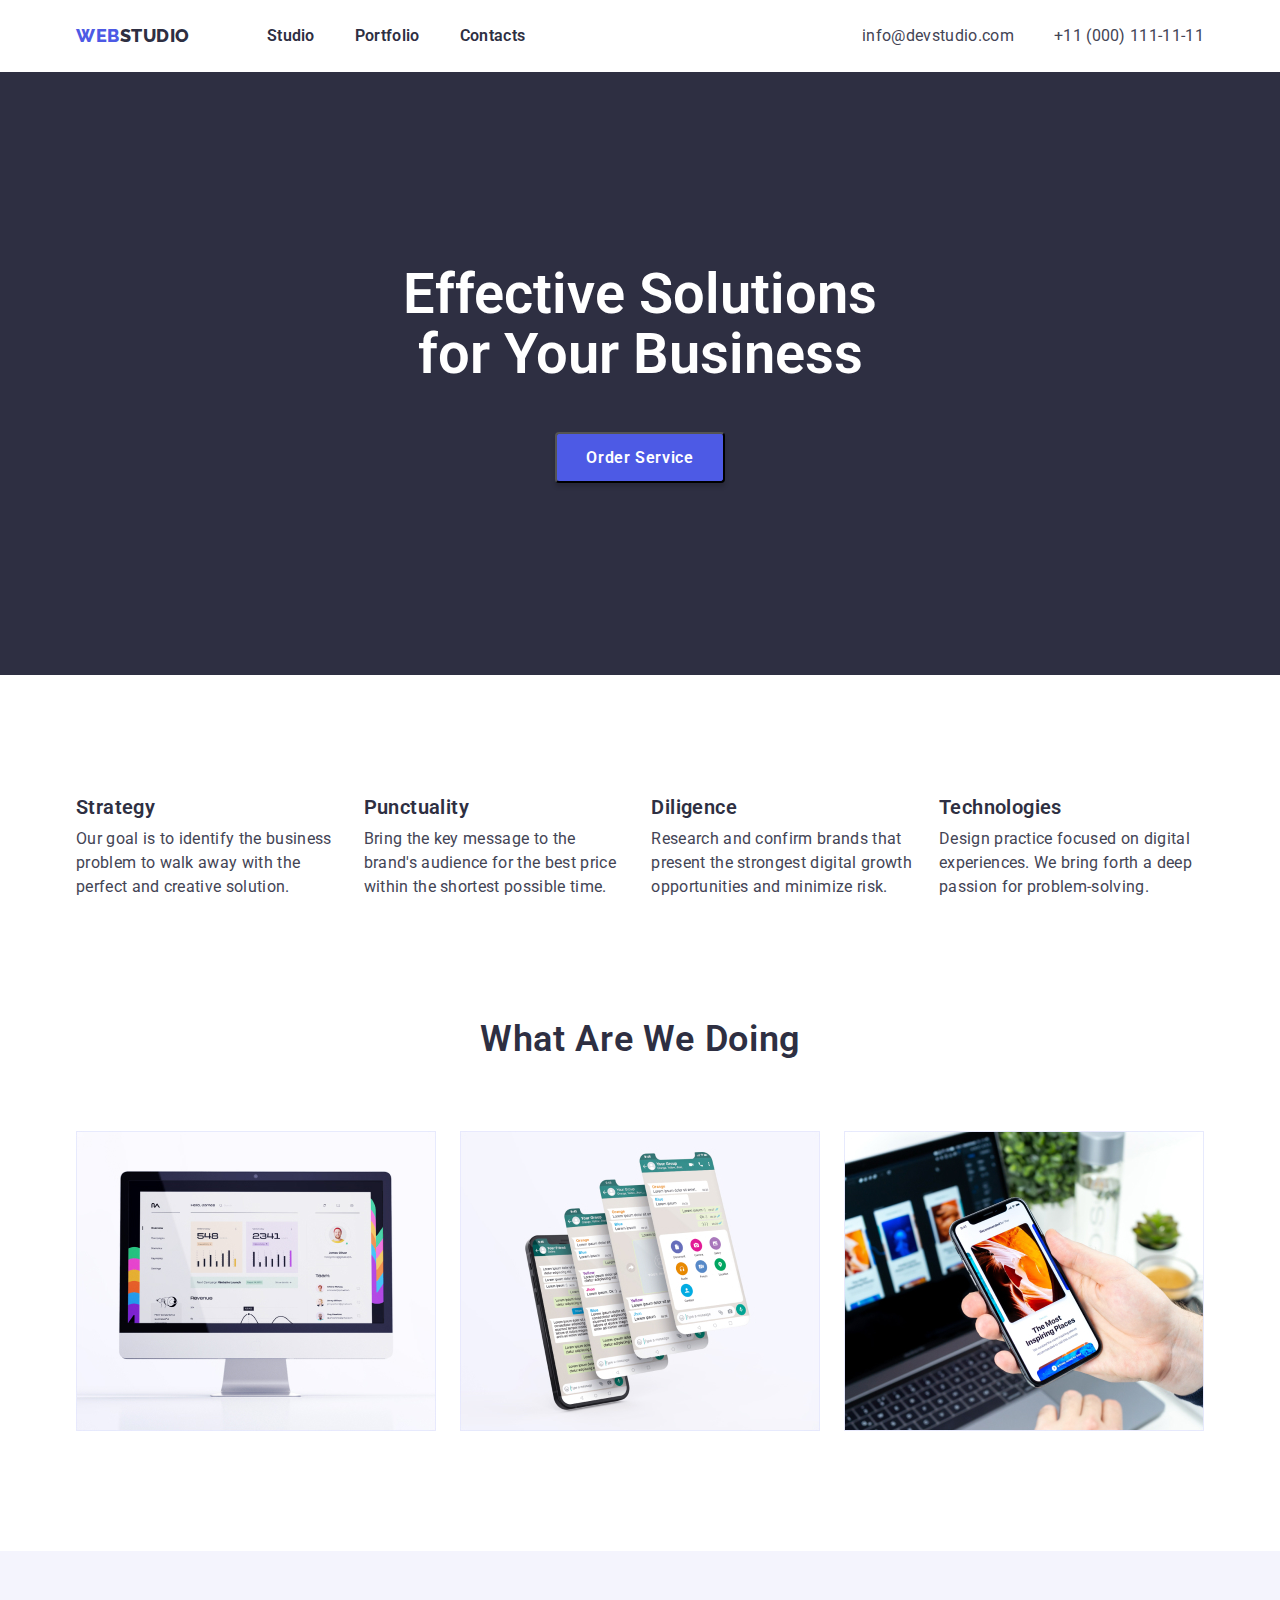
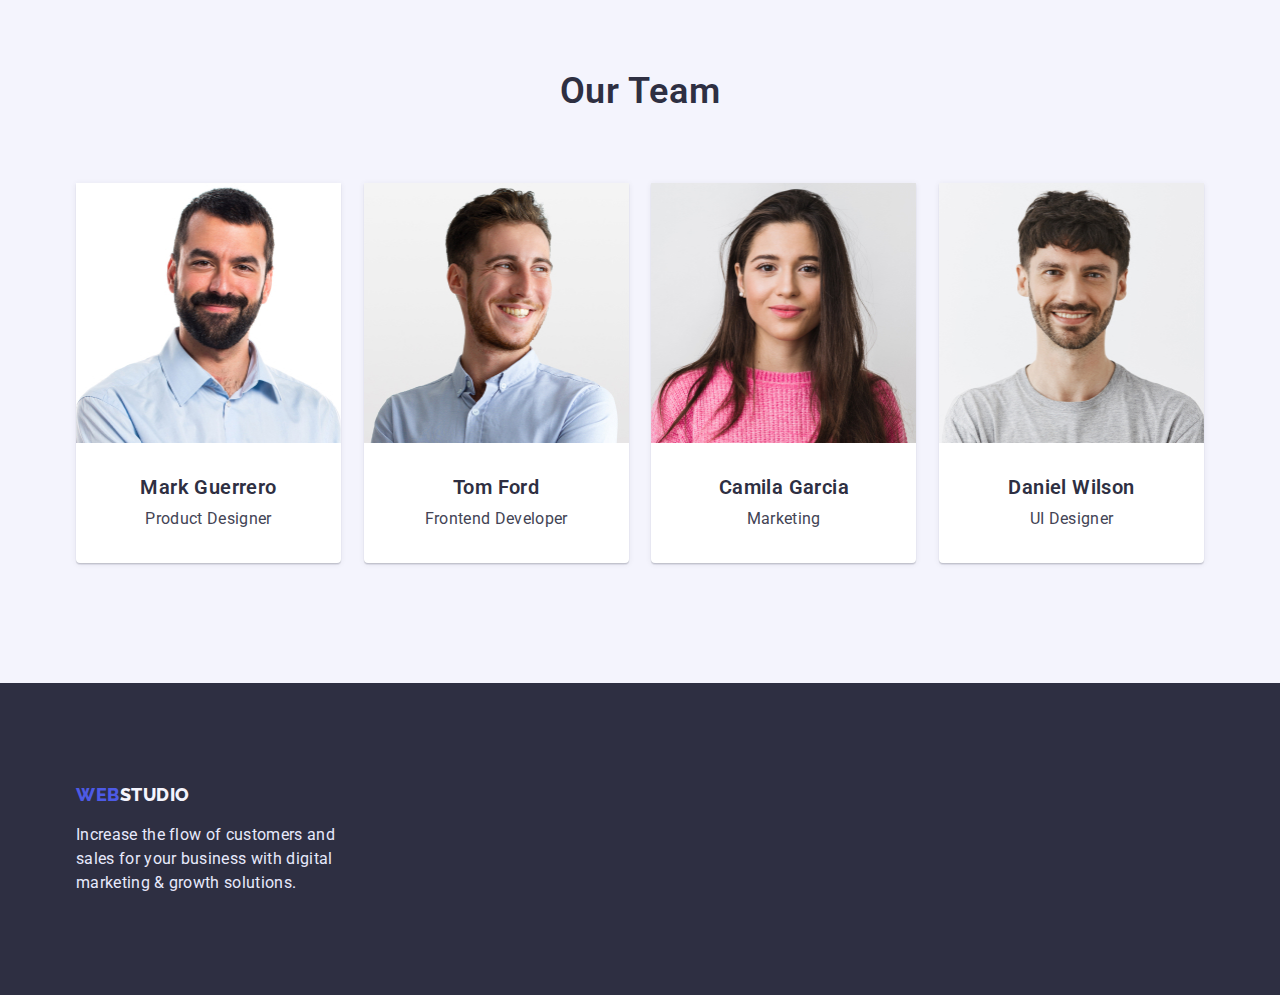
<file: index.html>
<!DOCTYPE html>
<html lang="en">
<head>
    <meta charset="UTF-8">
    <meta http-equiv="X-UA-Compatible" content="IE=edge">
    <meta name="viewport" content="width=device-width, initial-scale=1.0">
    <title>WEBSTUDIO</title>
    <link rel="stylesheet" href="https://cdnjs.cloudflare.com/ajax/libs/modern-normalize/1.1.0/modern-normalize.min.css">
    <link rel="preconnect" href="https://fonts.googleapis.com">
    <link rel="preconnect" href="https://fonts.gstatic.com" crossorigin>
    <link href="https://fonts.googleapis.com/css2?family=Raleway:wght@800&family=Roboto:wght@400;500;700;900&display=swap" rel="stylesheet">
    <link rel="stylesheet" href="./css/styles.css">
</head>
<body>
    <header class="header">
        <div class="container">
            <a class="text-logo link" href="./index.html">Web<span class="header-logo">Studio</span></a>
            <nav class="header-nav">
                <ul class="menu-list list">
                    <li class="menu-item"><a class="menu-link link" href="./index.html">Studio</a></li>
                    <li class="menu-item"><a class="menu-link link" href="./portfolio.html">Portfolio</a></li>
                    <li class="menu-item"><a class="menu-link link" href="">Contacts</a></li>
                </ul>
            </nav>
            <a class="header-contacts link" href="mailto:info@devstudio.com">info@devstudio.com</a>
            <a class="header-contacts link" href="tel:+110001111111">+11 (000) 111-11-11</a>
        </div>
    </header>
    <main>
        <section class="section hero">
            <div class="container">
                <h1 class="hero-title">Effective Solutions for Your Business</h1>   
                <button class="order-btn" type="button">Order Service</button>
            </div>
        </section>
        <section class="section merits">
            <div class="container">
                <h2 class="visually-hidden">Merits</h2>
                <ul class="merits-list list">
                    <li class="merits-item" style="width: 265px; height: 104px;">
                        <h3 class="sub-title">Strategy</h3>
                        <p class="regular-text">Our goal is to identify the business problem to walk away with the perfect and creative solution.</p>
                    </li>
                    <li class="merits-item" style="width: 265px; height: 104px;">
                        <h3 class="sub-title">Punctuality</h3>
                        <p class="regular-text">Bring the key message to the brand's audience for the best price within the shortest possible time.</p>
                    </li>
                    <li class="merits-item" style="width: 265px; height: 104px;">
                        <h3 class="sub-title">Diligence</h3>
                        <p class="regular-text">Research and confirm brands that present the strongest digital growth opportunities and minimize risk.</p>
                    </li>
                    <li class="merits-item" style="width: 265px; height: 104px;">
                        <h3 class="sub-title">Technologies</h3>
                        <p class="regular-text">Design practice focused on digital experiences. We bring forth a deep passion for problem-solving.</p>
                    </li>
                </ul>
            </div>
        </section>
        <section class="section accomplishments">
            <div class="container">
                <h2 class="title">What are we doing</h2>
                <ul class="list">
                    <li><img src="./images/apple_imac.jpg" alt="Apple iMAC desktop personal computer" width="360" height="300"></li>
                    <li><img src="./images/smartphone_app.jpg" alt="Smartphone with social network app" width="360" height="300"></li>
                    <li><img src="./images/travel_recomendation_app.jpg" alt="Photo on smartphone of The Most Inspiring Places" width="360" height="300"></li>
                </ul>
            </div>
        </section>       
        <section class="section team">
            <div class="container">
                <h2 class="title">Our Team</h2>
                <ul class="list">
                    <li class="team-card">
                        <img src="./images/product_designer.jpg" alt="Product Designer photo" width="265" height="260">
                        <div class="card-wrap">
                            <h3 class="sub-title">Mark Guerrero</h3>
                            <p class="regular-text">Product Designer</p>
                        </div></li>
                    <li class="team-card">
                        <img src="./images/frontend_developer.jpg" alt="Frontend Developer photo" width="265" height="260">
                        <div class="card-wrap">
                            <h3 class="sub-title">Tom Ford</h3>
                            <p class="regular-text">Frontend Developer</p>
                        </div></li>
                    <li class="team-card">
                        <img src="./images/women_marketing.jpg" alt="Photo of women from Marketing" width="265" height="260">
                        <div class="card-wrap">
                            <h3 class="sub-title">Camila Garcia</h3>
                            <p class="regular-text">Marketing</p>
                        </div></li>
                    <li class="team-card">
                        <img src="./images/ui_designer.jpg" alt="User Interface Designer photo" width="265" height="260">
                        <div class="card-wrap">
                            <h3 class="sub-title">Daniel Wilson</h3>
                            <p class="regular-text">UI Designer</p>
                        </div></li>
                </ul>
            </div>
        </section>
    </main>
    <footer class="footer">
        <div class="container">
            <a class="text-logo link" href="./index.html">Web<span class="footer-logo">Studio</span></a>
            <p class="footer-txt regular-text">Increase the flow of customers and sales for your business with digital marketing & growth solutions.</p>
        </div>
    </footer>
</body>
</html>
</file>
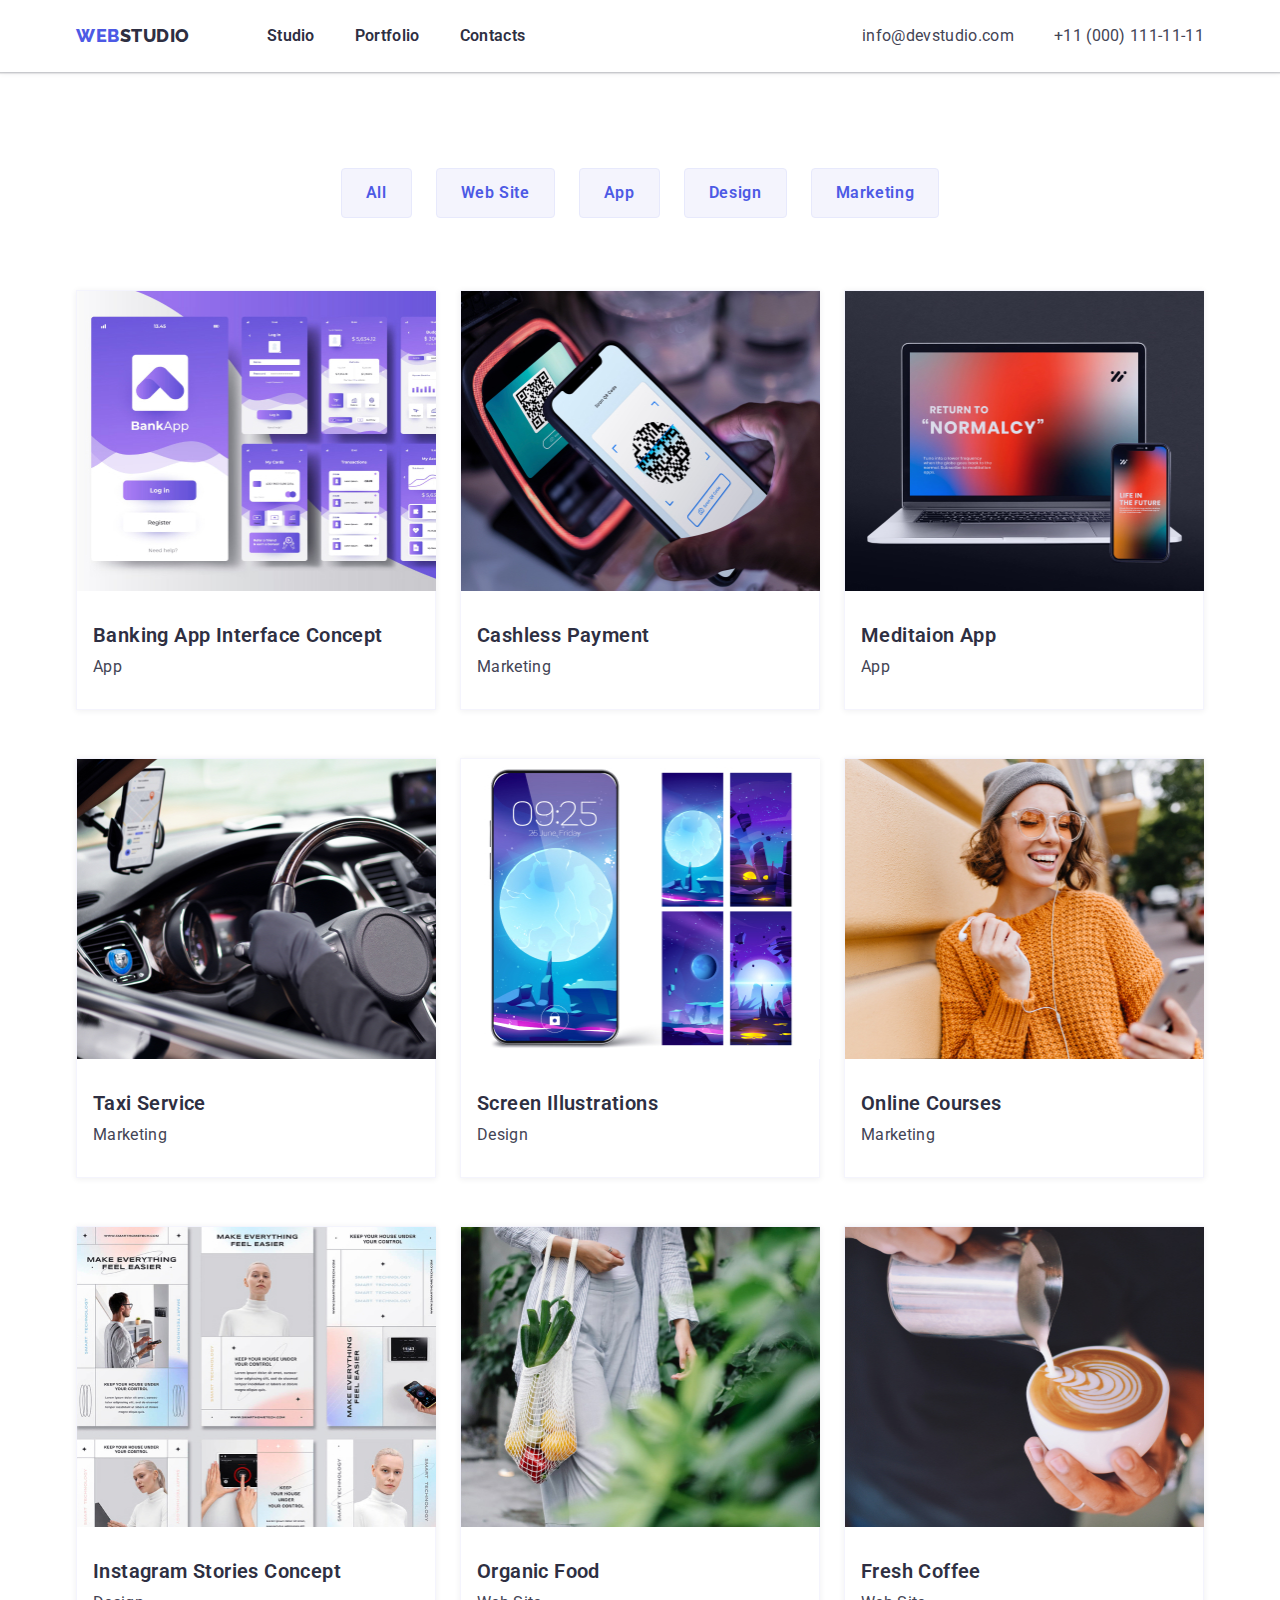
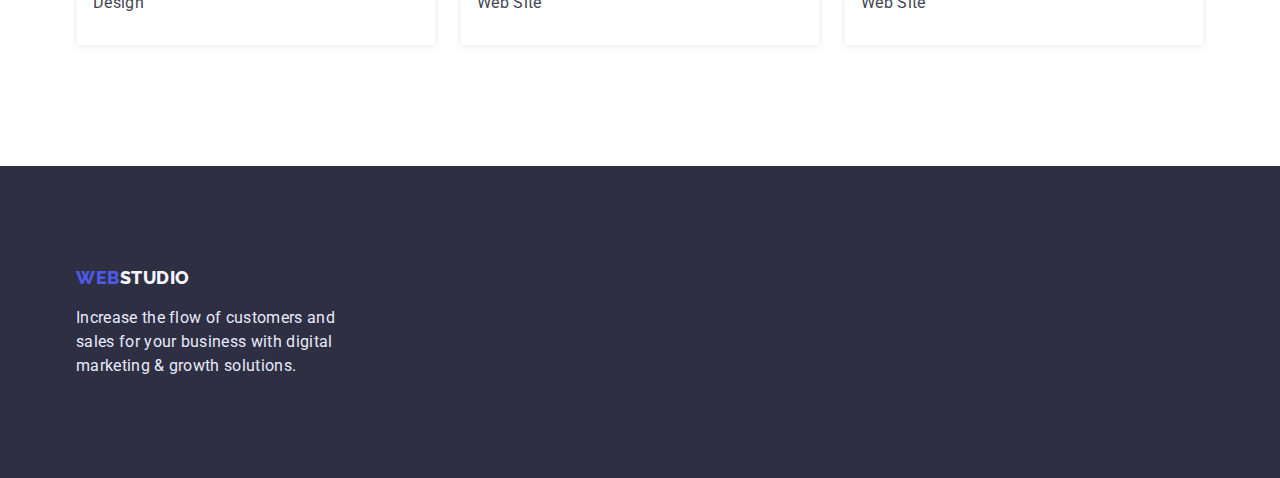
<file: portfolio.html>
<!DOCTYPE html>
<html lang="en">
<head>
    <meta charset="UTF-8">
    <meta http-equiv="X-UA-Compatible" content="IE=edge">
    <meta name="viewport" content="width=device-width, initial-scale=1.0">
    <title>Portfolio</title>
    <link rel="stylesheet" href="https://cdnjs.cloudflare.com/ajax/libs/modern-normalize/1.1.0/modern-normalize.min.css">
    <link rel="preconnect" href="https://fonts.googleapis.com">
    <link rel="preconnect" href="https://fonts.gstatic.com" crossorigin>
    <link href="https://fonts.googleapis.com/css2?family=Raleway:wght@800&family=Roboto:wght@400;500;700;900&display=swap" rel="stylesheet">
    <link rel="stylesheet" href="./css/styles.css">
</head>
<body>
    <header class="header">
        <div class="container">
            <a class="text-logo link" id="top-logo" href="./index.html">Web<span class="header-logo">Studio</span></a>
            <nav class="header-nav">
                <ul class="menu-list list">
                    <li class="menu-item"><a class="menu-link link" href="./index.html">Studio</a></li>
                    <li class="menu-item"><a class="menu-link link" href="./portfolio.html">Portfolio</a></li>
                    <li class="menu-item"><a class="menu-link link" href="">Contacts</a></li>
                </ul>
            </nav>
            <a class="header-contacts link" href="mailto:info@devstudio.com">info@devstudio.com</a>
            <a class="header-contacts link" href="tel:+110001111111">+11 (000) 111-11-11</a>
        </div>
    </header>
    <main>
        <section class="section projects">
            <div class="container">
                <h2 class="visually-hidden">Filters</h2>
                <ul class="projects-filters list">
                    <li><button class="filter-btn" type="button">All</button></li>
                    <li><button class="filter-btn" type="button">Web Site</button></li>
                    <li><button class="filter-btn" type="button">App</button></li>
                    <li><button class="filter-btn" type="button">Design</button></li>
                    <li><button class="filter-btn" type="button">Marketing</button></li>
                </ul>
                <ul class="project-cards list">
                    <li class="card">
                        <img class="projects-img" src="./images/banking_app_interface_concept.jpg" alt="Banking App Interface Concept" style="max-width: 360px; height: 300px;">
                        <div class="card-wrap">
                            <h3 class="sub-title">Banking App Interface Concept</h3>
                            <p class="regular-text">App</p>
                        </div>                        
                    </li>
                    <li class="card">
                        <img class="projects-img" src="./images/cashless_payment.jpg" alt="Cashless Payment" style="max-width: 360px; height: 300px;">
                        <div class="card-wrap">
                            <h3 class="sub-title">Cashless Payment</h3>
                            <p class="regular-text">Marketing</p>
                        </div>                        
                    </li>
                    <li class="card">
                        <img class="projects-img" src="./images/meditaion_app.jpg" alt="Meditaion App" style="max-width: 360px; height: 300px;">
                        <div class="card-wrap">
                            <h3 class="sub-title">Meditaion App</h3>
                            <p class="regular-text">App</p>
                        </div>                        
                    </li>
                    <li class="card">
                        <img class="projects-img" src="./images/taxi_service.jpg" alt="Taxi Service" style="max-width: 360px; height: 300px;">
                        <div class="card-wrap">
                            <h3 class="sub-title">Taxi Service</h3>
                            <p class="regular-text">Marketing</p>
                        </div>                        
                    </li>
                    <li class="card">
                        <img class="projects-img" src="./images/screen_illustrations.jpg" alt="Screen Illustrations" style="max-width: 360px; height: 300px;">
                        <div class="card-wrap">
                            <h3 class="sub-title">Screen Illustrations</h3>
                            <p class="regular-text">Design</p>
                        </div>                        
                    </li>
                    <li class="card">
                        <img class="projects-img" src="./images/online_courses.jpg" alt="Online Courses" style="max-width: 360px; height: 300px;">
                        <div class="card-wrap">
                            <h3 class="sub-title">Online Courses</h3>
                            <p class="regular-text">Marketing</p>
                        </div>                        
                    </li>
                    <li class="card">
                        <img class="projects-img" src="./images/instagram_stories_concept.jpg" alt="Instagram Stories Concept" style="max-width: 360px; height: 300px;">
                        <div class="card-wrap">
                            <h3 class="sub-title">Instagram Stories Concept</h3>
                            <p class="regular-text">Design</p>
                        </div>                        
                    </li>
                    <li class="card">
                        <img class="projects-img" src="./images/organic_food.jpg" alt="Organic Food" style="max-width: 360px; height: 300px;">
                        <div class="card-wrap">
                            <h3 class="sub-title">Organic Food</h3>
                            <p class="regular-text">Web Site</p>
                        </div>                        
                    </li>
                    <li class="card">
                        <img class="projects-img" src="./images/fresh_coffee.jpg" alt="Fresh Coffee" style="max-width: 360px; height: 300px;">
                        <div class="card-wrap">
                            <h3 class="sub-title">Fresh Coffee</h3>
                            <p class="regular-text">Web Site</p>
                        </div>                        
                    </li>
                </ul>
            </div>
        </section>
    </main>
    <footer class="footer">
        <div class="container">
            <a class="text-logo link" href="./index.html">Web<span class="footer-logo">Studio</span></a>
            <p class="footer-txt regular-text">Increase the flow of customers and sales for your business with digital marketing & growth solutions.</p>
        </div>
    </footer>
</body>
</html>
</file>
<file: css/styles.css>
:root {
    --primary-brand: #4D5AE5;
    --dark: #2E2F42;
}
p, h1, h2, h3, h4, h5, h6 {
    margin: 0;
}
ul, ol {
    margin: 0;
    padding-left: 0;
}
img {
    display: block;
}
/* -------------------- CLOBAL TYPOGRAPHY -------------------- */
body {
    font-family: 'Roboto', sans-serif;
    color: #434455;
    font-size: 16px;
}
.title {
    font-weight: 600;
    font-size: 36px;
    line-height: calc(40/36);
    text-align: center;
    text-transform: capitalize;
    color: var(--dark);
    letter-spacing: 0.02em;
}
.sub-title {
    font-weight: 600;
    font-size: 20px;
    line-height: calc(24/20);
    color: var(--dark);
    letter-spacing: 0.02em;
}
.regular-text {
    line-height: calc(24/16);
    letter-spacing: 0.02em;
}
/* -------------------- AUXILIARY -------------------- */
.container {
    width: 1158px;
    padding-inline: 15px;
    margin: 0 auto;
}
.section {
}
.visually-hidden {
    position: absolute;
    width: 1px;
    height: 1px;
    margin: -1px;
    border: 0;
    padding: 0;
    white-space: nowrap;
    clip-path: inset(100%);
    clip: rect(0 0 0 0);
    overflow: hidden;
}
.list {
    list-style: none;
    display: flex;
    flex-wrap: wrap;
    justify-content: space-between;
}
.link {
    text-decoration: none;
}
/* -------------------- HEADER -------------------- */
.header {
    font-size: 16px;
    line-height: calc(24/16);
    letter-spacing: 0.02em;
    padding-block: 24px;
    box-shadow: 0px 2px 1px rgba(46, 47, 66, 0.08), 0px 1px 1px rgba(46, 47, 66, 0.16), 0px 1px 6px rgba(46, 47, 66, 0.08);
}
.header > .container {
    display: flex;
    align-items: center;
}
.header-logo {
    color: var(--dark);
}
.text-logo {
    font-family: 'Raleway';
    font-weight: 800;
    font-size: 18px;
    line-height: calc(24/18);
    letter-spacing: 0.03em;
    text-transform: uppercase;
    color: var(--primary-brand);

}
.header-nav {
    display: flex;
    align-items: center;
    margin-right: auto;
    margin-left: 77px;
}
.menu {
}
.menu-list {
    display: flex;
    gap: 40px;
}
.menu-item {
}
.menu-link {
    font-weight: 600;
    color: var(--dark);
}
.menu-link:focus,
.menu-link:hover, 
.menu-link:active {
    color: var(--primary-brand);
}
.header-contacts {
    color: inherit;
}
.header-contacts:last-child {
    margin-left: 40px;
}
.header-contacts:focus,
.header-contacts:hover {
    color: var(--primary-brand);
}
/* -------------------- HERO -------------------- */
.hero {
    background-color: var(--dark);
    padding-block: 192px;
}
.hero > .container {
    display: flex;
    flex-direction: column;
    align-items: center;
}
.hero-title {
    font-weight: 600;
    width: 495px;
    font-size: 56px;
    line-height: calc(60/56);
    text-align: center;
    color: #FFFFFF;
    margin-bottom: 48px;
}
.order-btn {
    min-width: 170px;
    height: 51px;
    display: flex;
    justify-content: center;
    align-items: center;
    cursor: pointer;
    background: var(--primary-brand);
    box-shadow: 0px 4px 4px rgba(0, 0, 0, 0.15);
    border-radius: 4px;

    font-family: inherit;
    font-weight: 600;
    font-size: 16px;
    line-height: calc(19/16);
    letter-spacing: 0.04em;
    color: #FFFFFF;
}
.order-btn:hover,
.order-btn:focus {
    box-shadow: 0px 1px 6px rgba(46, 47, 66, 0.08), 0px 1px 1px rgba(46, 47, 66, 0.16), 0px 2px 1px rgba(46, 47, 66, 0.08);
}
.order-btn:active {
    background: #404BBF;
}
/* -------------------- MERITS -------------------- */
.merits {
    padding-block: 120px;
}
.merits-list {
}
.merits-item {
    display: flex;
    flex-direction: column;
    justify-content: space-between;
}
/* -------------------- ACCOMPLISHMENTS -------------------- */
.accomplishments {
    padding-bottom: 120px;
}
.accomplishments > .container > .title {
    margin-bottom: 72px;
}
/* -------------------- TEAM CARDS -------------------- */
.team > .container > .title {
    margin-bottom: 72px;
}
.team {
    background: #F4F4FD;
    padding-block: 120px;
}
.team-card {
    width: 265px; 
    height: 380px;
    background: #FFFFFF;
    box-shadow: 0px 1px 6px rgba(46, 47, 66, 0.08), 0px 1px 1px rgba(46, 47, 66, 0.16), 0px 2px 1px rgba(46, 47, 66, 0.08);
    border-radius: 0px 0px 4px 4px;
}
.team-card > .card-wrap {
    display: flex;
    flex-direction: column;
    justify-content: center;
    align-items: center;
    gap: 8px;
    padding-block: 32px;
    padding-inline: 16px;
}
/* -------------------- PORTFOLIO -------------------- */
.projects {
    padding-top: 96px;
    padding-bottom: 120px;
}
.projects-filters {
    justify-content: center;
    margin-bottom: 72px;
    gap: 24px;
}
.filter-btn {
    display: flex;
    box-sizing: border-box;
    cursor: pointer;
    align-items: center;
    padding-inline: 24px;
    padding-block: 12px;
    background: #F4F4FD;
    border: 1px solid #E7E9FC;
    border-radius: 4px;

    font-family: inherit;
    font-weight: 600;
    font-size: 16px;
    line-height: calc(24/16);
    letter-spacing: 0.04em;
    color: var(--primary-brand);
}
.filter-btn:hover,
.filter-btn:focus {
    background: var(--primary-brand);
    box-shadow: 0px 3px 1px rgba(0, 0, 0, 0.1), 0px 2px 1px rgba(0, 0, 0, 0.08), 0px 2px 2px rgba(0, 0, 0, 0.12);
    border-radius: 4px;
    color: #FFFFFF;
}
.filter-btn:active {
    background: #404BBF;
}
.project-cards {
}
.card:nth-last-child(n+4) {
    margin-bottom: 48px;
}
.card {
    width: 360px; 
    height: 420px;
    background: #FFFFFF;
    border: 0.5px solid #F4F4FD;
    box-shadow: 0px 1px 6px rgba(46, 47, 66, 0.08);
}
.card > .card-wrap {
    display: flex;
    flex-direction: column;
    gap: 8px;
    padding-block: 32px;
    padding-inline: 16px;
}
.card:active {
    box-shadow: 0px 1px 6px rgba(46, 47, 66, 0.08), 0px 1px 1px rgba(46, 47, 66, 0.16), 0px 2px 1px rgba(46, 47, 66, 0.08);
}
.projects-img {
    width: 359px;
    background: #4D5AE5;
    background-blend-mode: soft-light;
    mix-blend-mode: normal;
}
/* -------------------- FOOTER -------------------- */
.footer {
    background: var(--dark);
    padding-block: 100px;
}
.footer-logo {
    color: #F4F4FD;
}
.footer-txt {
    width: 264px;
    color: #E7E9FC;
    margin-top: 16px;
}
</file>
